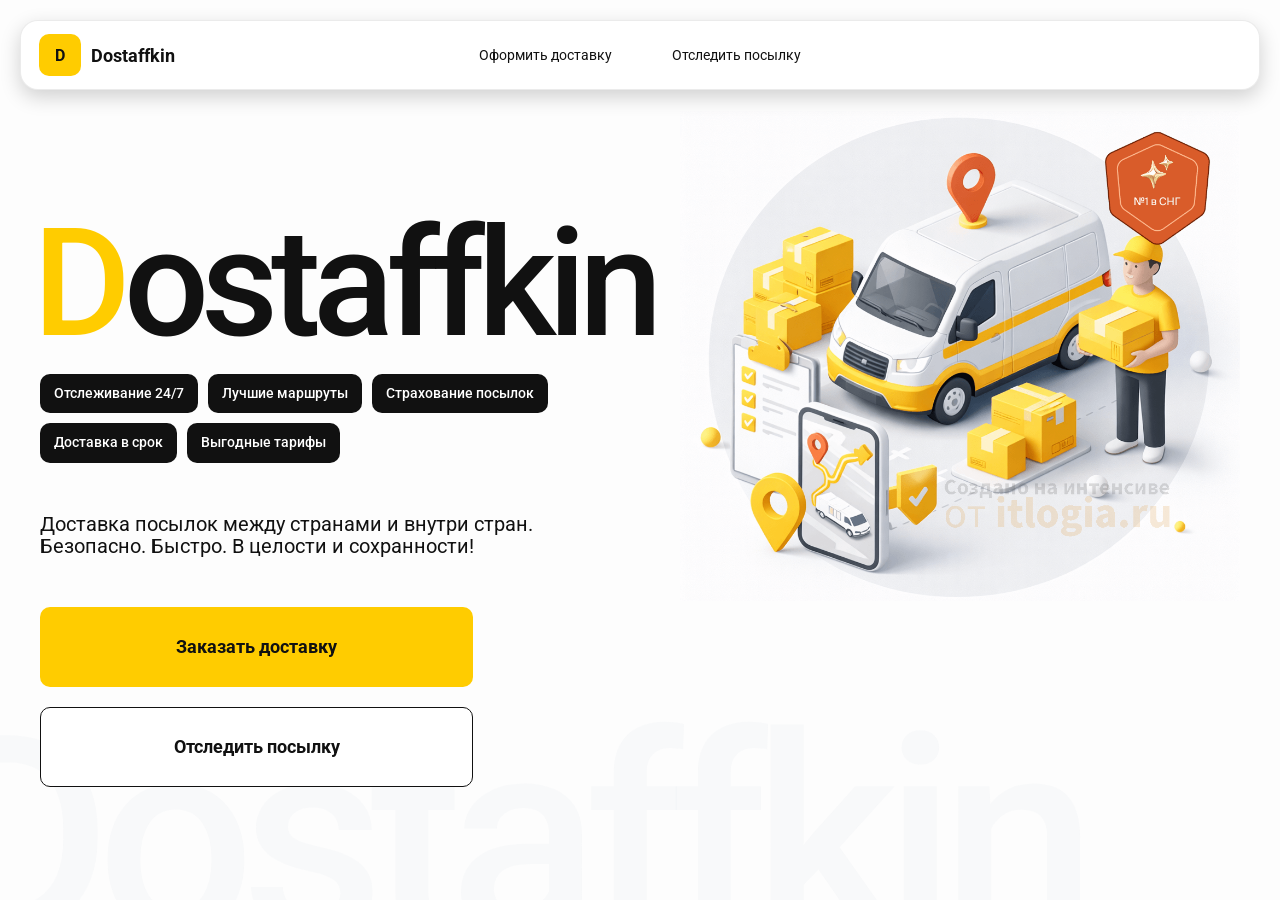
<file: index.html>
<!doctype html>
<html lang="ru">

<head>
    <meta charset="utf-8" />
    <meta name="viewport" content="width=device-width,initial-scale=1,maximum-scale=1,user-scalable=0" />
    <title>Dostaffkin — Доставка посылок между странами и внутри стран. Безопасно. Быстро. В целости и сохранности!
    </title>

    <link rel="stylesheet" href="style/base.css" />
    <link rel="stylesheet" href="style/base_adaptive.css" />
    <link rel="stylesheet" href="style/index.css" />
    <link rel="stylesheet" href="style/index_adaptive.css" />
</head>

<body>

    <div class="container">
        <header class="header">
            <a class="header-brand" href="#">
                <div class="header-logo">D</div>
                <div class="header-title">Dostaffkin</div>
            </a>
            <nav class="header-menu">
                <a class="header-link" href="./order.html">Оформить <span>доставку</span></a>
                <a class="header-link" href="./track.html">Отследить <span>посылку</span></a>
            </nav>
        </header>

        <main class="main">

            <section class="main-info">
                <div class="main-title">
                    <span>D</span>ostaffkin
                </div>
                <div class="main-features">
                    <div class="main-feature">Отслеживание 24/7</div>
                    <div class="main-feature">Лучшие маршруты</div>
                    <div class="main-feature">Страхование посылок</div>
                    <div class="main-feature">Доставка в срок</div>
                    <div class="main-feature">Выгодные тарифы</div>
                </div>
                <div class="main-description">
                    Доставка посылок между странами и внутри стран.
                    Безопасно. Быстро. В целости и сохранности!
                </div>
                <div class="main-actions">
                    <a class="button" type="button" href="./order.html">Заказать доставку</a>
                    <a class="button button-white" type="button" href="./track.html">Отследить посылку</a>
                </div>

            </section>
            
            <div class="main-title-ghost">Dostaffkin</div>

            <section class="main-image">
                <img src="images/main-image.png" alt="Main image" />
            </section>


        </main>
    </div>

</body>

</html>
</file>
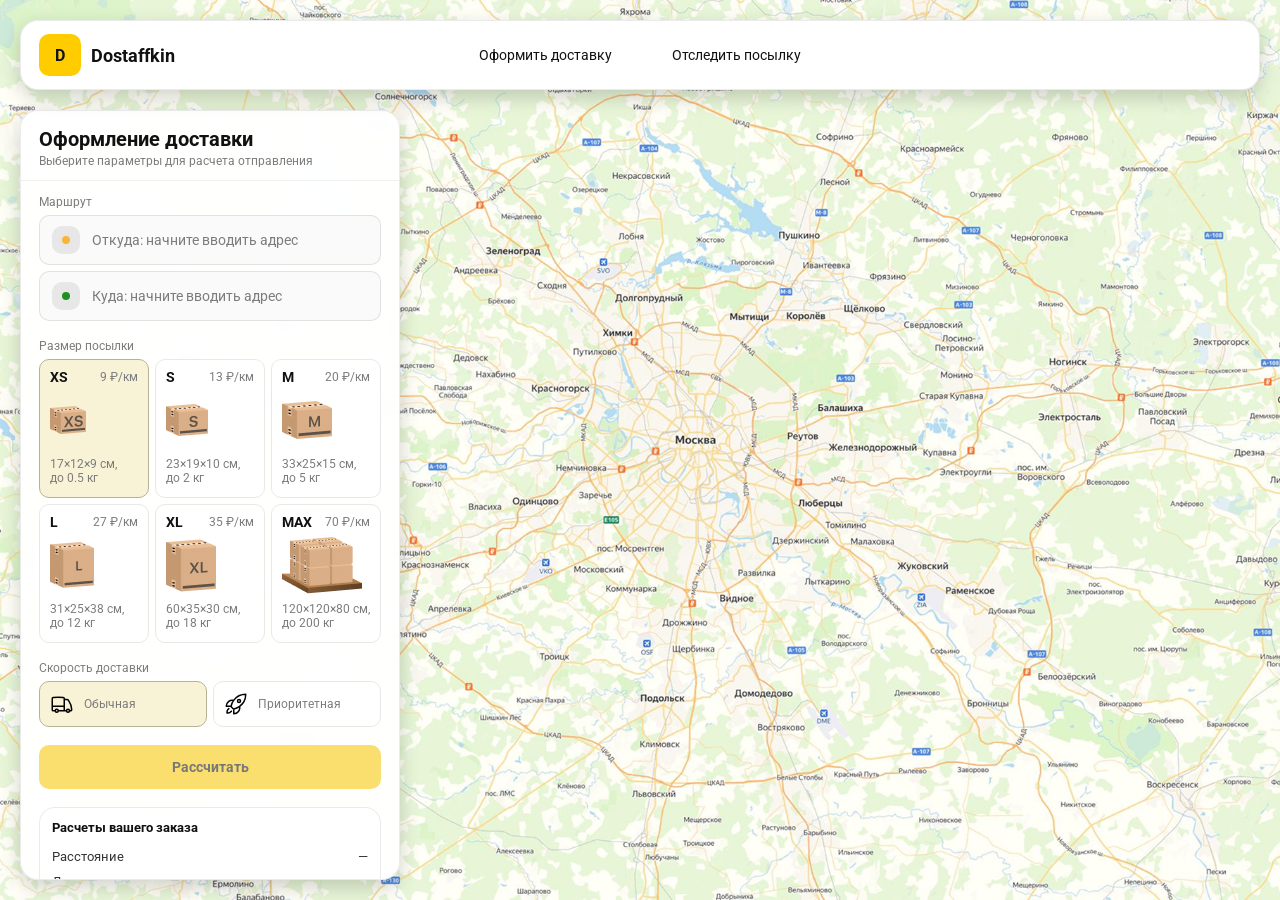
<file: order.html>
<!doctype html>
<html lang="ru">

<head>
    <meta charset="utf-8" />
    <meta name="viewport" content="width=device-width,initial-scale=1,maximum-scale=1,user-scalable=0" />
    <title>Оформление доставки</title>

    <link rel="stylesheet" href="style/base.css" />
    <link rel="stylesheet" href="style/base_adaptive.css" />

    <link rel="stylesheet" href="style/order.css" />
    <link rel="stylesheet" href="style/order_adaptive.css" />
</head>

<body>

    <div id="map"></div>

    <header class="header">
        <a class="header-brand" href="./index.html">
            <div class="header-logo">D</div>
            <div class="header-title">Dostaffkin</div>
        </a>
        <nav class="header-menu">
            <a class="header-link" href="#">Оформить <span>доставку</span></a>
            <a class="header-link" href="./track.html">Отследить <span>посылку</span></a>
        </nav>
    </header>

    <aside class="main" id="sidebar">

        <div class="main-header">
            <div class="main-title">Оформление доставки</div>
            <div class="main-text">Выберите параметры для расчета отправления</div>
        </div>
        <div class="main-content">

            <div class="main-route">
                <div class="main-block-title">Маршрут</div>
                <div class="main-fields">
                    <div class="main-field" id="fromField">
                        <div class="main-pin"></div>
                        <input id="from" placeholder="Откуда: начните вводить адрес" autocomplete="off" />
                        <div class="main-ac" id="fromAc" role="listbox" aria-label="Подсказки адресов"></div>
                    </div>

                    <div class="main-field" id="toField">
                        <div class="main-pin"></div>
                        <input id="to" placeholder="Куда: начните вводить адрес" autocomplete="off" />
                        <div class="main-ac" id="toAc" role="listbox" aria-label="Подсказки адресов"></div>
                    </div>
                </div>
            </div>
            <div class="main-package">
                <div class="main-block-title">Размер посылки</div>

                <div class="main-sizes">
                    <div class="main-size-card is-active" data-value="xs">
                        <div class="main-size-top">
                            <div class="main-size-label">XS</div>
                            <div class="main-size-rate">9 ₽/км</div>
                        </div>
                        <div class="main-size-media">
                            <img src="images/sizes/xs.png" alt="Короб XS" />
                        </div>
                        <div class="main-size-description">17×12×9 см,<br>до 0.5 кг</div>
                    </div>

                    <div class="main-size-card" data-value="s">
                        <div class="main-size-top">
                            <div class="main-size-label">S</div>
                            <div class="main-size-rate">13 ₽/км</div>
                        </div>
                        <div class="main-size-media">
                            <img src="images/sizes/s.png" alt="Короб S" />
                        </div>
                        <div class="main-size-description">23×19×10 см,<br>до 2 кг</div>
                    </div>

                    <div class="main-size-card" data-value="m">
                        <div class="main-size-top">
                            <div class="main-size-label">M</div>
                            <div class="main-size-rate">20 ₽/км</div>
                        </div>
                        <div class="main-size-media">
                            <img src="images/sizes/m.png" alt="Короб M" />
                        </div>
                        <div class="main-size-description">33×25×15 см,<br>до 5 кг</div>
                    </div>

                    <div class="main-size-card" data-value="l">
                        <div class="main-size-top">
                            <div class="main-size-label">L</div>
                            <div class="main-size-rate">27 ₽/км</div>
                        </div>
                        <div class="main-size-media">
                            <img src="images/sizes/l.png" alt="Короб L" />
                        </div>
                        <div class="main-size-description">31×25×38 см,<br>до 12 кг</div>
                    </div>

                    <div class="main-size-card" data-value="xl">
                        <div class="main-size-top">
                            <div class="main-size-label">XL</div>
                            <div class="main-size-rate">35 ₽/км</div>
                        </div>
                        <div class="main-size-media">
                            <img src="images/sizes/xl.png" alt="Короб XL" />
                        </div>
                        <div class="main-size-description">60×35×30 см,<br>до 18 кг</div>
                    </div>

                    <div class="main-size-card" data-value="max">
                        <div class="main-size-top">
                            <div class="main-size-label">MAX</div>
                            <div class="main-size-rate">70 ₽/км</div>
                        </div>
                        <div class="main-size-media main-size-media-palleta">
                            <img src="images/sizes/max.png" alt="Паллета" />
                        </div>
                        <div class="main-size-description">120×120×80 см,<br>до 200 кг</div>
                    </div>
                </div>
            </div>
            
            <div class="main-speed">
                <div class="main-block-title">Скорость доставки</div>

                <div class="main-speeds">
                    <div class="main-speed-card is-active" data-value="regular">
                        <img class="main-speed-media" src="images/icons/regular.svg" alt="Regular" />
                        <div class="main-speed-description">Обычная</div>
                    </div>
                    <div class="main-speed-card" data-value="fast">
                        <img class="main-speed-media" src="images/icons/fast.svg" alt="Fast" />
                        <div class="main-speed-description">Приоритетная</div>
                    </div>

                </div>
            </div>


            <div class="main-calculate-block">
                <button id="calc" class="button calculate-button" type="button" disabled>Рассчитать</button>
            </div>

            <div class="main-result" id="result">
                <div class="main-result-title">Расчеты вашего заказа</div>
                <div class="main-result-lines">
                    <div class="main-result-line"><span>Расстояние</span><span id="distanceValue">—</span></div>
                    <div class="main-result-line"><span>Доставим через</span><span id="durationValue">—</span></div>
                    <div class="main-result-line"><span>Тариф</span><span id="rateValue">—</span></div>
                </div>
                <div class="main-price">
                    <div class="main-price-label">Итого</div>
                    <div class="main-price-value" id="totalValue">—</div>
                </div>
            </div>

            <div class="main-order-box">
                <div class="main-order-form" id="orderForm">
                    <div class="main-order-title">Оформление доставки</div>
                    <div class="main-block-info-row">
                        <div class="main-block-title">Контакты</div>
                        <div class="order-fields">
                            <div class="main-field">
                                <input id="customerName" placeholder="Ваше имя" autocomplete="off" />
                            </div>
                            <div class="main-field">
                                <input id="customerPhone" placeholder="Ваш телефон" autocomplete="off"
                                    inputmode="tel" />
                            </div>
                        </div>
                    </div>
                    <div class="main-block-info-row extra-info">
                        <div class="main-block-title">Дополнительная информация</div>
                        <div class="main-field textarea">
                            <textarea id="comment" placeholder="Детали доставки и комментарии"></textarea>
                        </div>
                    </div>
                    <button id="submit" class="button main-submit-request" type="button" disabled>Отправить
                        заявку
                    </button>
                </div>

                <div class="main-order-success" id="orderSuccess">
                    <div class="main-success-icon">✓</div>
                    <div class="main-success-title">Заявка отправлена!</div>
                    <div class="main-success-title">Номер отправления – <span id="orderId"></span></div>
                    <div class="main-success-subtitle">Мы скоро свяжемся с вами</div>
                </div>
            </div>

        </div>
    </aside>

</body>

</html>
</file>
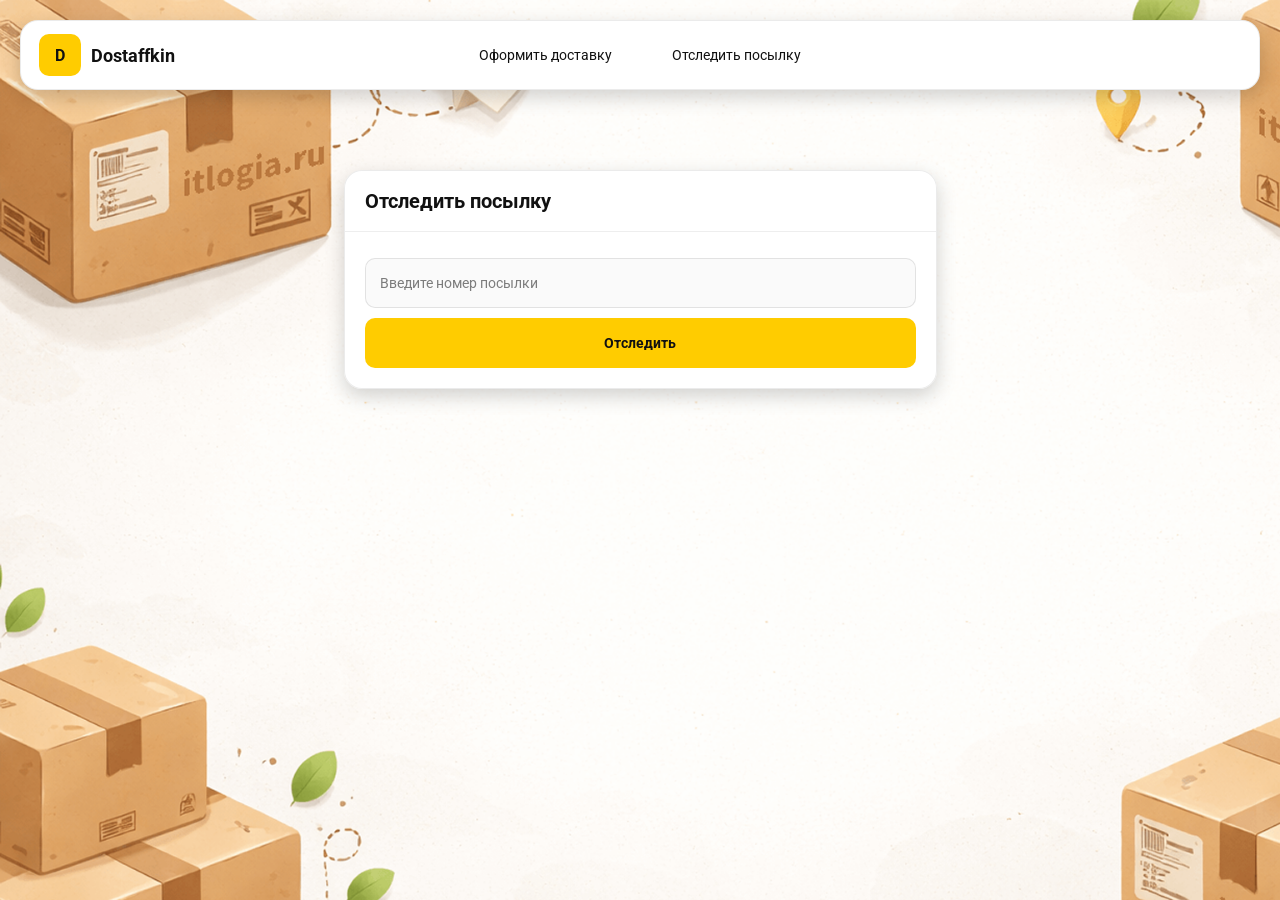
<file: track.html>
<!doctype html>
<html lang="ru">

<head>
    <meta charset="utf-8" />
    <meta name="viewport" content="width=device-width,initial-scale=1,maximum-scale=1,user-scalable=0" />
    <title>Отследить посылку</title>
    <link rel="stylesheet" href="style/base.css" />
    <link rel="stylesheet" href="style/base_adaptive.css" />

    <link rel="stylesheet" href="style/track.css" />
    <link rel="stylesheet" href="style/track_adaptive.css" />
</head>


<body>

    <div class="container">
        <header class="header">
            <a class="header-brand" href="./index.html">
                <div class="header-logo">D</div>
                <div class="header-title">Dostaffkin</div>
            </a>
            <nav class="header-menu">
                <a class="header-link" href="./order.html">Оформить <span>доставку</span></a>
                <a class="header-link" href="#">Отследить <span>посылку</span></a>
            </nav>
        </header>
        <main class="track-content">

            <section class="track-card track-search">
                <div class="track-title">Отследить посылку</div>
                <div class="track-action">
                    <div class="main-field track-field">
                        <input id="trackNumber" placeholder="Введите номер посылки" autocomplete="off" />
                    </div>
                    <button id="trackButton" class="button track-button" type="button">Отследить</button>
                </div>
            </section>

            <section class="track-card track-result" id="trackResult">
                <div class="track-result-header">
                    <div class="track-id" id="trackIdValue"></div>
                    <div class="track-routes">
                        <div class="track-route">
                            <div class="track-route-pin">
                                <svg xmlns="http://www.w3.org/2000/svg" fill="none" viewBox="0 0 24 24"
                                    stroke-width="1.5" stroke="orange" class="size-6">
                                    <path stroke-linecap="round" stroke-linejoin="round"
                                        d="M15 10.5a3 3 0 1 1-6 0 3 3 0 0 1 6 0Z" />
                                    <path stroke-linecap="round" stroke-linejoin="round"
                                        d="M19.5 10.5c0 7.142-7.5 11.25-7.5 11.25S4.5 17.642 4.5 10.5a7.5 7.5 0 1 1 15 0Z" />
                                </svg>
                            </div>
                            <div class="track-route-address" id="trackFromValue">
                                Откуда: Москва, улица Арбат, 1
                            </div>
                        </div>
                        <div class="track-route track-route-arrow">
                            <svg xmlns="http://www.w3.org/2000/svg" fill="none" viewBox="0 0 24 24" stroke-width="1.5"
                                stroke="currentColor" class="size-6">
                                <path stroke-linecap="round" stroke-linejoin="round"
                                    d="M19.5 13.5 12 21m0 0-7.5-7.5M12 21V3" />
                            </svg>
                        </div>
                        <div class="track-route">
                            <div class="track-route-pin">
                                <svg xmlns="http://www.w3.org/2000/svg" fill="none" viewBox="0 0 24 24"
                                    stroke-width="1.5" stroke="green" class="size-6">
                                    <path stroke-linecap="round" stroke-linejoin="round"
                                        d="M15 10.5a3 3 0 1 1-6 0 3 3 0 0 1 6 0Z" />
                                    <path stroke-linecap="round" stroke-linejoin="round"
                                        d="M19.5 10.5c0 7.142-7.5 11.25-7.5 11.25S4.5 17.642 4.5 10.5a7.5 7.5 0 1 1 15 0Z" />
                                </svg>
                            </div>
                            <div class="track-route-address" id="trackToValue">
                                Куда: Минск, проспект Независимости, 58
                            </div>
                        </div>
                    </div>
                </div>
                <div class="track-info">
                    <div class="track-status-title">Статус данной посылки:</div>
                    <div class="track-status-list" id="trackStatusList">


                        <div class="track-status created">
                            <img src="images/icons/created.svg" class="track-status-icon" alt="Created">
                            <div class="track-status-text">
                                <div class="track-status-text-state">Создан</div>
                                <div class="track-status-text-date">10.01.2026</div>
                            </div>
                        </div>

                        <div class="track-status in-way">
                            <img src="images/icons/in-way.svg" class="track-status-icon" alt="In way">
                            <div class="track-status-text">
                                <div class="track-status-text-state">В пути: Москва</div>
                                <div class="track-status-text-date">18.01.2026</div>
                            </div>
                        </div>

                        <div class="track-status ready">
                            <img src="images/icons/ready.svg" class="track-status-icon" alt="Ready">
                            <div class="track-status-text">
                                <div class="track-status-text-state">Готов к выдаче</div>
                                <div class="track-status-text-date">25.01.2026</div>
                            </div>
                        </div>

                        <div class="track-status done">
                            <img src="images/icons/done.svg" class="track-status-icon" alt="Done">
                            <div class="track-status-text">
                                <div class="track-status-text-state">Вручен</div>
                                <div class="track-status-text-date">27.01.2026</div>
                            </div>
                        </div>

                    </div>
                </div>
            </section>

        </main>

    </div>



</body>

</html>
</file>
<file: style/base.css>
*, *::before, *::after {
    box-sizing: border-box;
}

@font-face {
    font-family: "Roboto";
    src: url("../fonts/Roboto-Regular.ttf");
    font-weight: normal;
}

@font-face {
    font-family: "Roboto";
    src: url("../fonts/Roboto-Bold.ttf");
    font-weight: bold;
}

@font-face {
    font-family: "Roboto";
    src: url("../fonts/Roboto-Medium.ttf");
    font-weight: 500;
}

html, body {
    margin: 0;
    color: #111111;
    font-family: "Roboto", sans-serif;
}

body {
    background: #FDFDFD;
}

.header {
    border-radius: 18px;
    box-shadow: 0 7px 20px 0 #0000002E;
    backdrop-filter: blur(10px);
    background: #ffffff;
    left: 20px;
    border: 1px solid rgba(0, 0, 0, 0.08);
    position: fixed;
    right: 20px;
    top: 20px;
    padding: 14px 18px;
    height: 70px;
    display: flex;
    align-items: center;
    z-index: 6;
}

.header-brand {
    display: flex;
    align-items: center;
    text-decoration: none;
    gap: 10px;
}

.header-logo {
    width: 42px;
    height: 42px;
    border-radius: 10px;
    background: #FFCC00;
    display: grid;
    place-items: center;
    font-weight: bold;
    color: #111;
}

.header-title {
    font-size: 18px;
    font-weight: bold;
    color: #111111;
    text-decoration: none;
}
.header-menu {
    display: flex;
    align-items: center;
    gap: 60px;
    margin: 0;
    position: absolute;
    left: 50%;
    transform: translateX(-50%);
}

.header-link {
    font-size: 14px;
    color: #111111;
    text-decoration: none;
}

.button {
    border: 0;
    outline: none;
    height: 44px;
    border-radius: 10px;
    font-size: 14px;
    font-weight: bold;
    cursor: pointer;
    font-family: inherit;
    transition: transform .08s ease, opacity .12s ease;
    background: #ffcc00;
    color: #111111;
    text-align: center;
    text-decoration: none;
}

.button:hover {
    background-color: #E5BC19;
}

.button:disabled {
    cursor: not-allowed;
    background-color: #FADE6E;
    color: #787878;
    transform: none;
}

.button.button-white {
    background: #ffffff;
    border: 1px solid #111111;
}

.button.button-white:hover {
    background: rgb(241 241 241);
}

.main-field {
    display: flex;
    align-items: center;
    margin-top: 6px;
    gap: 10px;
    border: 1px solid #1111111A;
    background: #FAFAFA;
    border-radius: 10px;
    padding: 10px 12px;
    position: relative;
    box-sizing: border-box;
    height: 50px;
}

.main-field.textarea {
    height: auto;
}

.main-pin {
    width: 28px;
    height: 28px;
    border-radius: 10px;
    background: rgba(17, 17, 17, 0.08);
    display: grid;
    place-items: center;
    flex: 0 0 auto;
    position: relative;
}

.main-pin::before {
    content: "";
    width: 8px;
    height: 8px;
    border-radius: 999px;
    background: orange;
    opacity: .75;
    display: block;
}

.main-field:last-child .main-pin::before {
    background: green;
    opacity: .85;
}

input, textarea {
    width: 100%;
    border: 0;
    outline: none;
    background: transparent;
    font-size: 14px;
    color: #111111;
    font-family: inherit;
}

textarea {
    resize: vertical;
    min-height: 72px;
    padding: 2px 0;
}

input::placeholder, textarea::placeholder {
    color: #7C7C7C;
}

.main-field:focus-within {
    border-color: rgba(0, 0, 0, 0.20);
    box-shadow: 0 0 0 4px rgba(255, 204, 0, 0.35);
    background: rgba(255, 255, 255, 0.75);
}
</file>
<file: style/base_adaptive.css>
@media (max-width: 767px) {
    .header {
        left: 10px;
        right: 10px;
        top: 10px;
    }

    .header-link span {
        display: none;
    }

    .header-menu {
        gap: 20px;
        justify-content: flex-start;
        margin: 0 0 0 30px;
        position: static;
        transform: none;
    }
}

@media (max-width: 420px) {
    .header-title {
        display: none;
    }
}

@media (max-width: 374px) {
    .header-menu {
        gap: 10px;
        margin: 0 0 0 10px;
    }
}
</file>
<file: style/index.css>
.container {
    overflow: hidden;
    min-height: 100vh;
}

.main {
    padding: 111px 40px 40px;
    position: relative;
    display: flex;
}

.main-info {
    max-width: 840px;
    width: 100%;
    position: relative;
}

.main-title {
    margin-top: 98px;
    font-weight: 500;
    font-size: 200px;
    line-height: 1;
    letter-spacing: -0.05em;
    color: #111111;
    left: -15px;
    position: relative;
}

.main-title span {
    color: #ffcc00;
}

.main-features {
    margin-top: 15px;
    display: flex;
    flex-wrap: wrap;
    gap: 10px;
}

.main-feature {
    background: #111111;
    color: #ffffff;
    padding: 12px 14px;
    font-weight: 500;
    font-size: 14px;
    line-height: 1.1;
    border-radius: 10px;
}
.main-description {
    margin-top: 50px;
    max-width: 500px;
    font-size: 20px;
    line-height: 1.1;
    color: #111111;
}

.main-actions {
    margin-top: 50px;
    display: flex;
    flex-direction: column;
    gap: 20px;
}

.main-actions .button {
    height: 80px;
    width: 433px;
    font-size: 18px;
    font-weight: bold;
    place-items: center;
    display: grid;
}

.main-title-ghost {
    position: absolute;
    z-index: -1;
    left: -70px;
    bottom: -150px;
    font-weight: 500;
    font-size: 278px;
    line-height: 1;
    letter-spacing: -0.05em;
    color: #ECEDF04D;
}

.main-image {
    width: 1024px;
    top: 100px;
    z-index: -2;
}

.main-image img {
    width: 100%;
    max-width: 1024px;
    height: auto;
    display: block;
}
</file>
<file: style/index_adaptive.css>
@media (max-width: 1760px) {
    .main-title {
        font-size: 150px;
        left: -7px;
    }

    .main-info {
        max-width: 640px;
    }
}

@media (max-width: 1200px) {
    .main-info {
        max-width: 540px;
    }

    .main {
        padding: 111px 20px 20px;
    }

    .main-title {
        font-size: 120px;
        left: -4px;
    }

    .main-title-ghost {
        font-size: 220px;
    }
}

@media (max-width: 1024px) {
    .main-title {
        margin-top: 30px;
    }

    .main {
        flex-direction: column-reverse;
    }

    .main-image {
        max-width: 350px;
        position: absolute;
        left: 370px;
        top: 370px;
    }

    .main-info {
        max-width: 100%;
    }

    .main-actions {
        gap: 10px;
    }

    .main-actions .button {
        height: 50px;
        font-size: 14px;
        width: auto;
        max-width: 300px;
    }

    .main-description {
        max-width: 350px;
    }
}

@media (max-width: 570px) {
    .main-title {
        font-size: 88px;
    }

    .main-description {
        max-width: 100%
    }

    .main-actions {
       width: 100%;
    }

    .main-actions .button {
        width: 100%;
        max-width: 100%
    }

    .main-image {
        max-width: 650px;
        position: absolute;
        left: 170px;
        top: 70px;
        opacity: 0.2;
    }
}

@media (max-width: 400px) {
    .main-title {
        font-size: 70px;
    }
}
</file>
<file: style/order.css>
#map {
    background-image: url("../images/order-bg.png");
    background-size: cover;
    position: fixed;
    inset: 0;
}


.main {
    border-radius: 18px;
    box-shadow: 0 7px 20px 0 #0000002E;
    backdrop-filter: blur(10px);
    background: rgba(255, 255, 255, 0.96);
    left: 20px;
    border: 1px solid rgba(0, 0, 0, 0.08);
    position: fixed;
    top: 110px;
    bottom: 20px;
    width: 380px;
    display: flex;
    flex-direction: column;
    overflow: hidden;
    z-index: 5;
}
.main-header {
    padding: 18px 18px 12px 18px;
    border-bottom: 1px solid rgba(0, 0, 0, 0.06);
    display: flex;
    flex-direction: column;
}

.main-title {
    font-size: 20px;
    line-height: 100%;
    font-weight: bold;
}

.main-text {
    font-size: 12px;
    margin-top: 5px;
    color: #7C7C7C;
}

.main-content {
    padding: 14px 18px 18px 18px;
    overflow: auto;
    scrollbar-width: none;
    display: flex;
    flex-direction: column;
    gap: 18px;
    flex: 1;
}
.main-block-title {
    font-size: 12px;
    color: #7C7C7C;
}

.main-route .main-block-title,
.main-package .main-block-title {
    margin-bottom: 6px;
}

.main-sizes {
    display: grid;
    gap: 6px;
    grid-template-columns: repeat(3, 1fr);
}

.main-size-card {
    border: 1px solid #E8E8E7;
    background: #FFFFFF;
    border-radius: 10px;
    padding: 10px;
    cursor: pointer;
    user-select: none;
    transition: transform .08s ease, border-color .12s ease, background .12s ease;
    min-height: 139px;
}

.main-size-card:hover {
    transform: translateY(-1px);
}

.main-size-card.is-active {
    background-color: #F8F2D6;
    border-color: #B7B196;
}

.main-size-top {
    display: flex;
    align-items: center;
    justify-content: space-between;
}

.main-size-label {
    font-weight: bold;
    font-size: 14px;
    color: #111111;
    line-height: 100%;
}

.main-size-rate {
    font-size: 12px;
    color: #7C7C7C;
    line-height: 100%;
}

.main-size-media {
    margin-top: 8px;
    height: 57px;
}

.main-size-description {
    margin-top: 8px;
    font-size: 12px;
    color: #7C7C7C;
    line-height: 1.2;
}

.calculate-button {
    width: 100%;
}
.main-result {
    border: 1px solid rgba(0, 0, 0, 0.08);
    background: rgba(255, 255, 255, 0.75);
    border-radius: 16px;
    padding: 12px;
    line-height: 1.25;
}

.main-result-title {
    font-weight: bold;
    font-size: 13px;
    color: #111111;
    margin-bottom: 13px;
}

.main-result-lines {
    gap: 8px;
    display: flex;
    flex-direction: column;
}

.main-result-line {
    font-size: 13px;
    color: rgba(17, 17, 17, 0.85);
    display: flex;
    justify-content: space-between;
}

.main-price {
    margin-top: 18px;
    padding-top: 10px;
    border-top: 1px dashed rgba(0, 0, 0, 0.12);
    display: flex;
    align-items: baseline;
    justify-content: space-between;
}

.main-price-label {
    font-size: 12px;
    color: rgba(17, 17, 17, 0.55);
}

.main-price-value {
    font-size: 20px;
    font-weight: bold;
    color: #111111;
    letter-spacing: -0.3px;
}

.main-order-box {
    background: #ffffff;
    border: 1px solid #E8E8E7;
    border-radius: 10px;
    padding: 12px;
}

.main-order-title {
    margin-bottom: 8px;
    font-weight: bold;
    font-size: 14px;
    color: #111111;
}

.main-block-info {
    display: flex;
    flex-direction: column;
    gap: 6px;
}

.order-fields {
    display: grid;
    grid-template-columns: 1fr 1fr;
    column-gap: 10px;
    margin-top: 6px;
}

.main-block-info-row.extra-info {
    display: block;
    margin-top: 13px;
}

.main-submit-request {
    width: 100%;
    margin-top: 6px;
}

.main-order-success {
    display: none;
    text-align: center;
    padding: 22px 12px;
    gap: 12px;
}

.main-order-success.is-visible {
    display: flex;
    flex-direction: column;
    align-items: center;
}

.main-success-icon {
    width: 56px;
    height: 56px;
    border-radius: 50%;
    background: #16a34a;
    color: #ffffff;
    display: grid;
    place-items: center;
    font-size: 30px;
}

.main-success-title {
    font-size: 14px;
    font-weight: bold;
    color: #111111;
}

.main-success-subtitle {
    font-size: 12px;
    color: rgba(17, 17, 17, 0.55);
    line-height: 1.3;
}

.main-speed .main-block-title {
    margin-bottom: 6px;
}

.main-speeds {
    display: grid;
    gap: 6px;
    grid-template-columns: repeat(2, 1fr);
}

.main-speed-card {
    border: 1px solid #E8E8E7;
    background: #FFFFFF;
    border-radius: 10px;
    padding: 10px;
    cursor: pointer;
    user-select: none;
    transition: transform .08s ease, border-color .12s ease, background .12s ease;
    display: flex;
    align-items: center;
    gap: 10px;
}

.main-speed-card:hover {
    transform: translateY(-1px);
}

.main-speed-card.is-active {
    background-color: #F8F2D6;
    border-color: #B7B196;
}

.main-speed-description {
    font-size: 12px;
    color: #7C7C7C;
    line-height: 1.2;
}
</file>
<file: style/order_adaptive.css>
@media (max-width: 767px) {
    .main {
        left: 10px;
        right: 10px;
        top: 50%;
        bottom: 12px;
        width: auto;
        max-width: none;
    }
}

@media (max-width: 420px) {
    .main-sizes {
        grid-template-columns: repeat(2, 1fr);
    }
}
</file>
<file: style/track.css>
.container {
    background: #F4F4F4 url("../images/track-bg.png");
    background-size: cover;
    min-height: 100vh;
    padding: 170px 0 50px 0;
}

.track-content {
    width: 593px;
    margin: 0 auto;
}

.track-card {
    width: 100%;
    border-radius: 18px;
    box-shadow: 0 7px 20px 0 #0000002E;
    backdrop-filter: blur(10px);
    background: rgba(255, 255, 255, 0.96);
    border: 1px solid rgba(0, 0, 0, 0.08);
}

.track-title {
    font-size: 20px;
    line-height: 100%;
    font-weight: bold;
    border-bottom: 1px solid #EEEEEE;
    padding: 20px;
}

.track-action {
    padding: 20px;
}

.track-button {
    width: 100%;
    height: 50px;
}

.track-field {
    margin-bottom: 10px;
}

.track-result {
    margin-top: 5px;
    display: none;
}

.track-result.is-visible {
    display: block;
}

.track-result-header {
    font-weight: bold;
    font-size: 14px;
    color: #111111;
    padding: 20px;
    border-bottom: 1px solid #EEEEEE;
}

.track-id {
    margin-bottom: 12px;
    font-size: 20px;
}

.track-routes {
    display: flex;
    flex-direction: column;
    gap: 10px;
    font-weight: normal;
}

.track-route {
    display: flex;
    align-items: center;
    gap: 10px;
}

.track-route-pin {
    width: 24px;
    height: 24px;
    flex-shrink: 0;
}

.track-route-arrow {
    padding: 15px 0;
    width: 24px;
    height: 24px;
}

.track-info {
    padding: 20px;
}

.track-status {
    display: flex;
    align-items: center;
    font-size: 12px;
    gap: 10px;
}

.track-status-title {
    font-size: 14px;
    color: #111111;
    margin-bottom: 20px;
}

.track-status-list {
    display: flex;
    flex-direction: column;
    gap: 15px;
}

.track-status-icon {
    width: 40px;
    height: 40px;
    border-radius: 50%;
    background: rgba(17, 17, 17, 0.08);
    display: grid;
    place-items: center;
    flex: 0 0 auto;
}

.track-status.created .track-status-icon {
    background-color: #F1CB00;
}

.track-status.in-way .track-status-icon {
    background-color: #F08A11;
}

.track-status.ready .track-status-icon {
    background-color: #A35D0A;
}

.track-status.done .track-status-icon {
    background-color: #37C93B;
}

.track-status-text {
    display: flex;
    align-items: center;
    justify-content: space-between;
    color: #111111;
    font-size: 12px;
    flex: 1;
}

.track-status-date {
    color: rgba(17, 17, 17, 0.55);
}
</file>
<file: style/track_adaptive.css>
@media (max-width: 767px) {
    .container {
        padding: 130px 0 50px 0;
    }

    .track-content {
        width: 100%;
        padding-left: 10px;
        padding-right: 10px;
    }

    .track-result-header {
        padding: 20px;
    }
}
</file>
